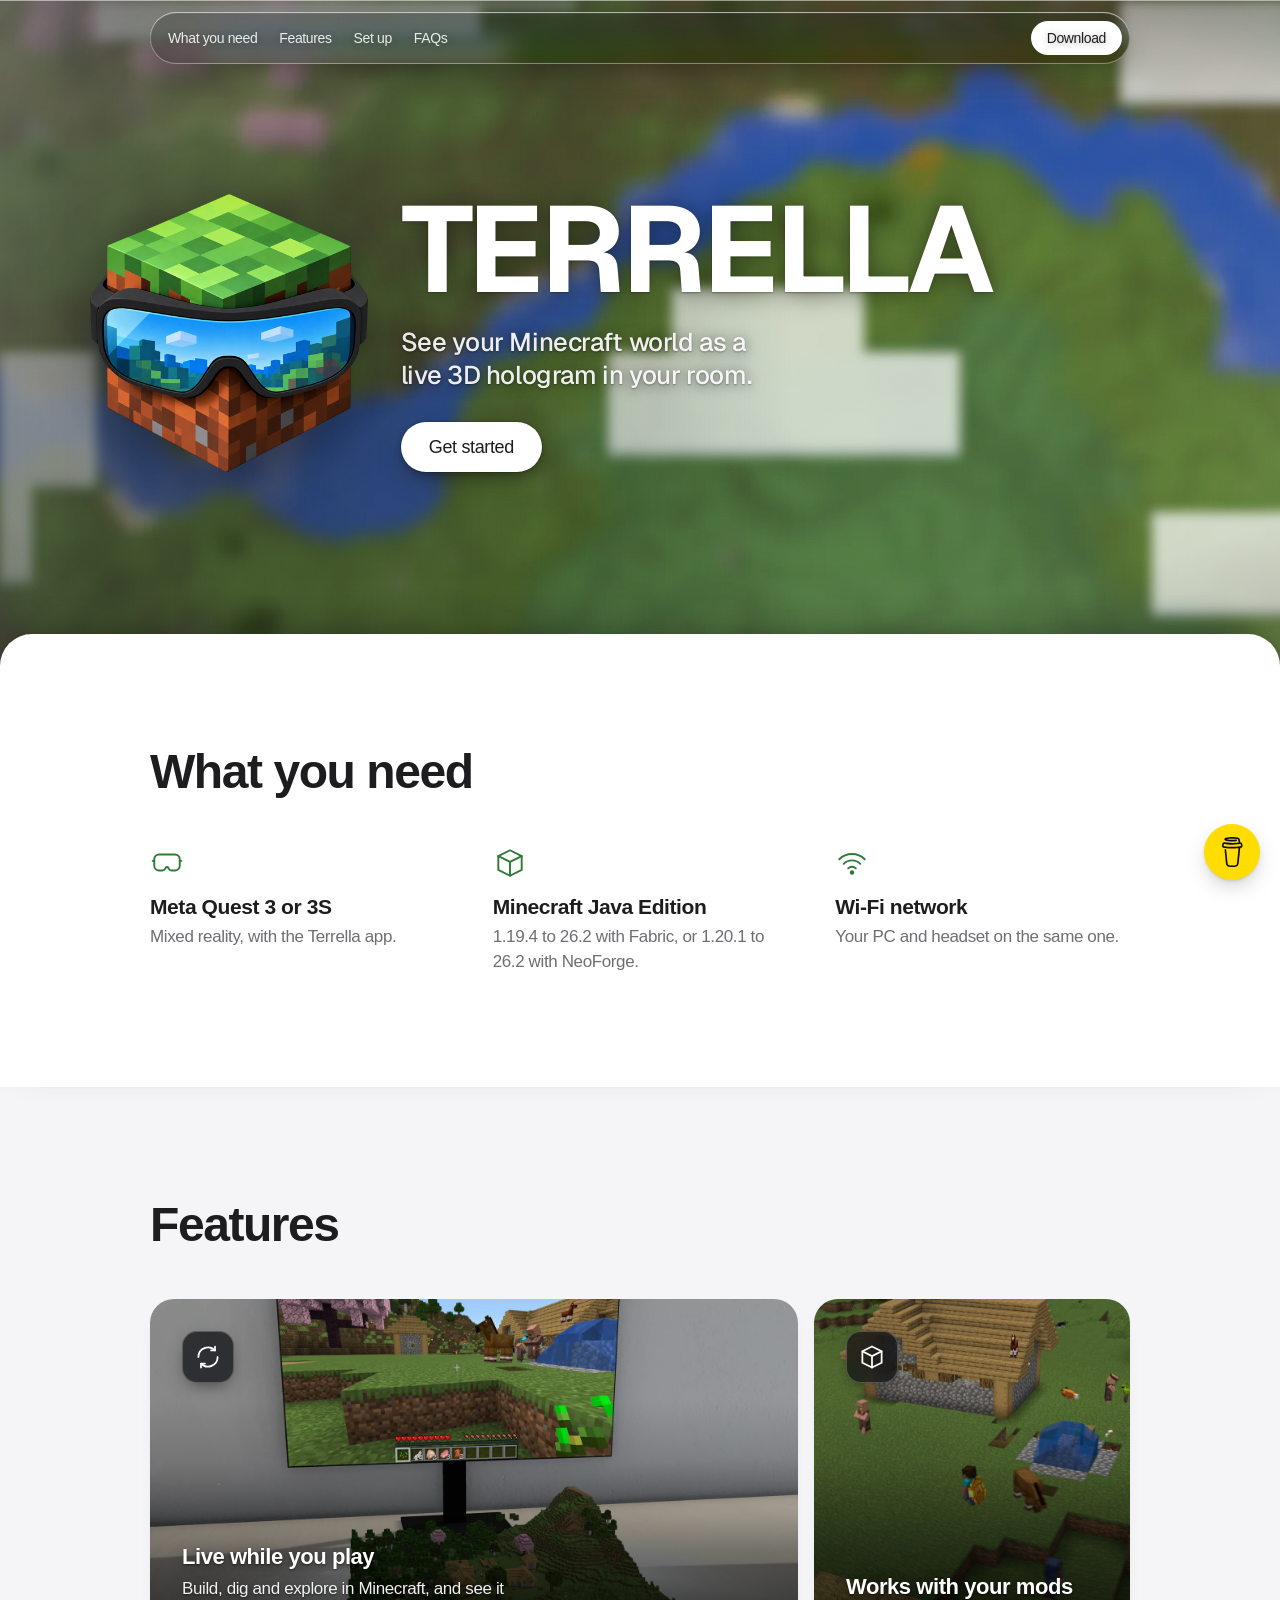
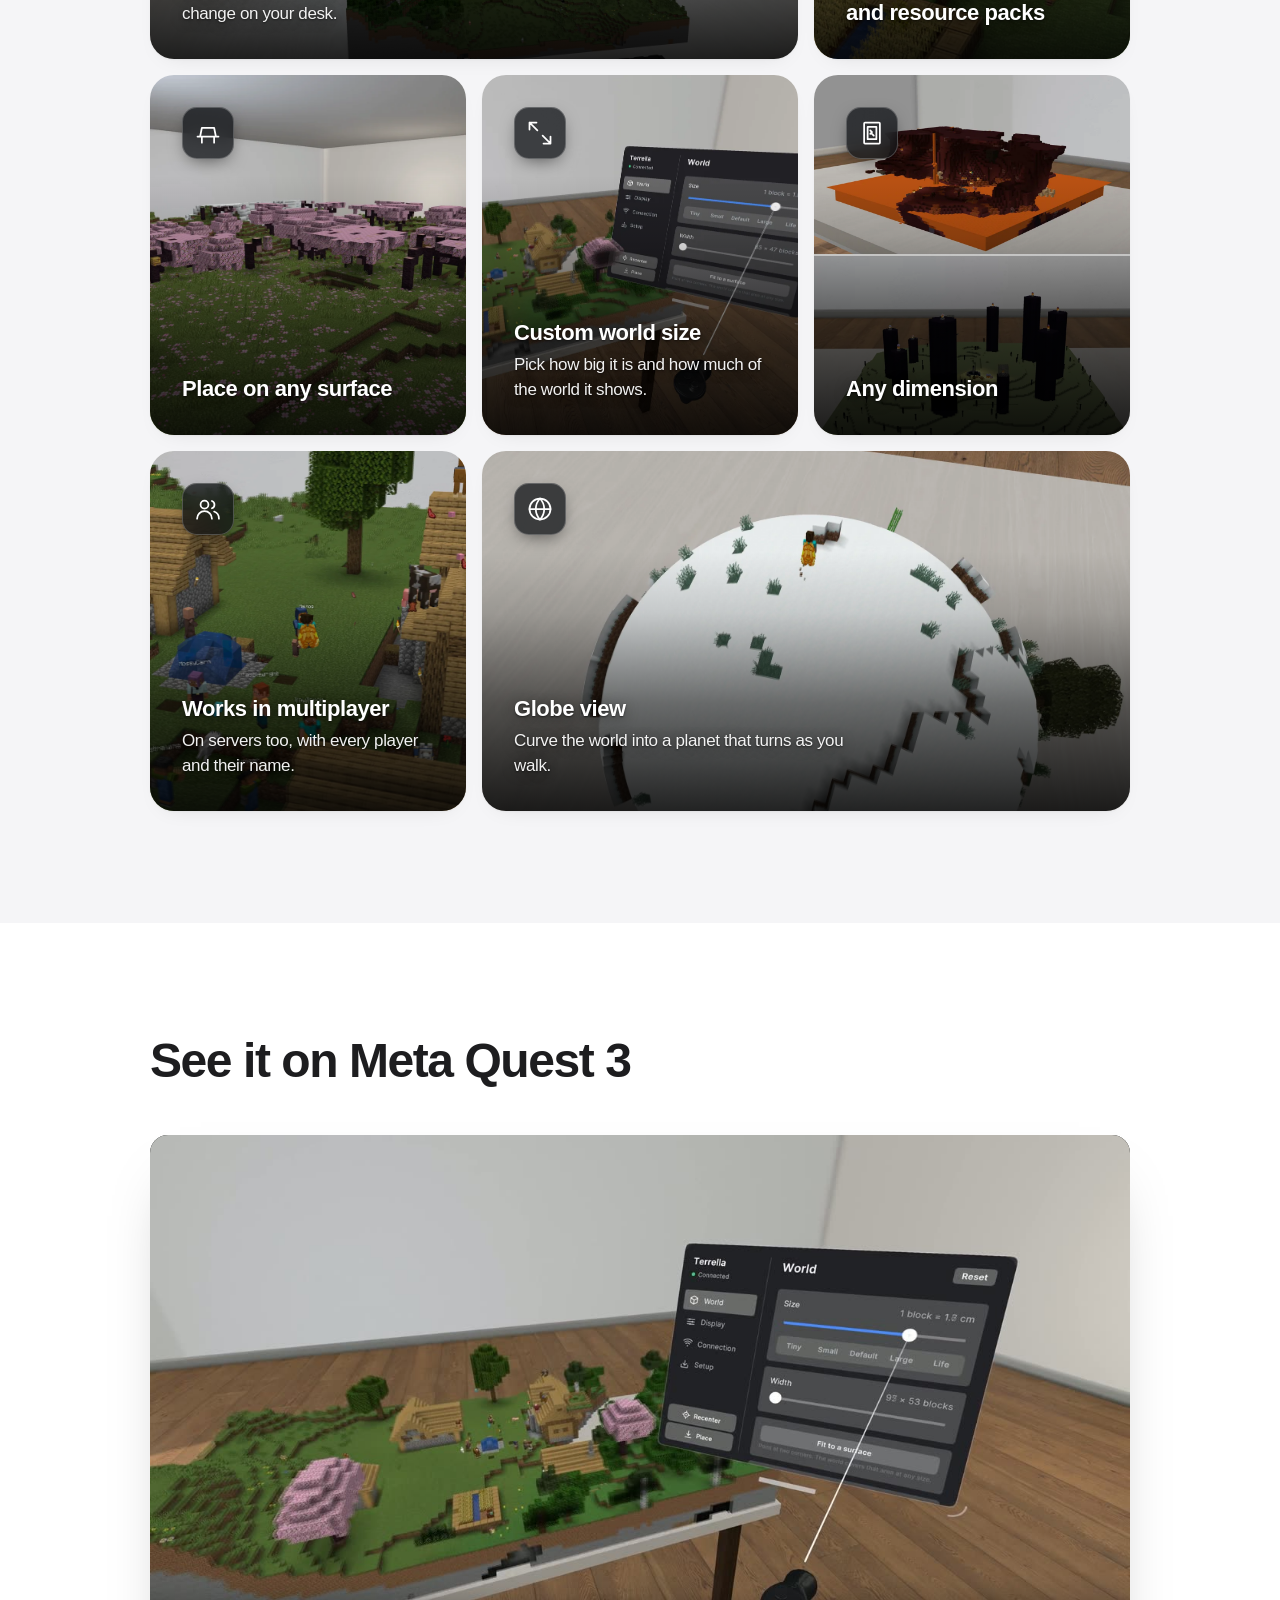
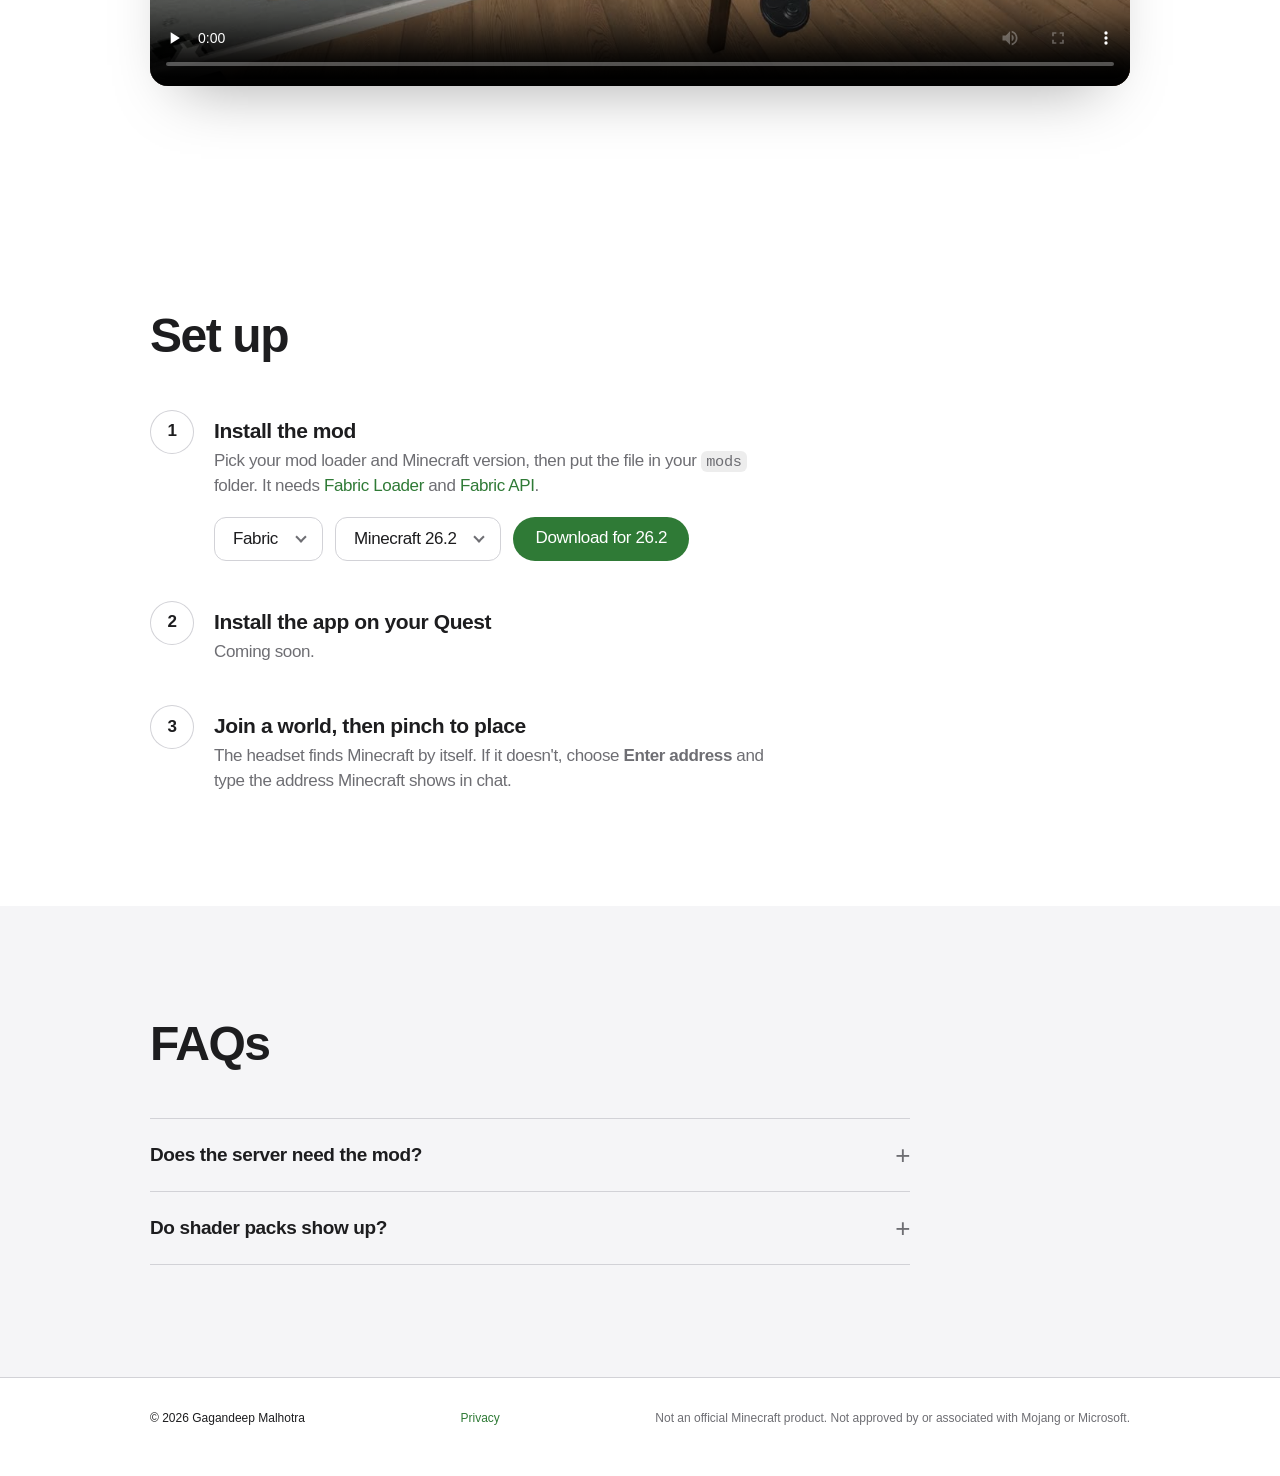
<file: index.html>
<!doctype html>
<html lang="en">
<head>
  <meta charset="utf-8">
  <meta name="viewport" content="width=device-width, initial-scale=1">
  <title>Terrella</title>
  <meta name="description" content="See your Minecraft world as a live 3D hologram in your room, on Meta Quest 3 and 3S. Free.">
  <meta name="color-scheme" content="light dark">
  <meta property="og:title" content="Terrella">
  <meta property="og:description" content="See your Minecraft world as a live 3D hologram in your room, on Meta Quest 3 and 3S.">
  <meta property="og:image" content="assets/world-2400.webp?v=37">
  <link rel="icon" href="assets/favicon.png?v=3" type="image/png">
  <link rel="apple-touch-icon" href="assets/apple-touch-icon.png?v=3">
  <link rel="preconnect" href="https://fonts.googleapis.com">
  <link rel="preconnect" href="https://fonts.gstatic.com" crossorigin>
  <link rel="stylesheet" href="https://fonts.googleapis.com/css2?family=Geist:wght@500;600;700&display=swap">
  <link rel="stylesheet" href="styles.css?v=57">
</head>
<body>
  <header class="nav brand-in-hero no-anim" id="nav">
    <nav class="nav-bar glass" data-lg aria-label="Main">
      <a class="brand" href="#top" aria-label="Terrella, back to top">
        <img src="assets/logo.png?v=3" alt="" width="28" height="28">Terrella
      </a>
      <div class="nav-links">
        <a href="#need-title">What you need</a>
        <a href="#features">Features</a>
        <a href="#setup">Set up</a>
        <a href="#faq-title">FAQs</a>
      </div>
      <div class="nav-end">
        <a class="nav-cta" href="#setup">Download</a>
        <button class="nav-menu" type="button" aria-label="Menu" aria-expanded="false" aria-controls="nav-sheet">
          <span></span><span></span>
        </button>
      </div>
    </nav>
    <div class="nav-sheet glass" id="nav-sheet">
      <a href="#need-title">What you need</a>
      <a href="#features">Features</a>
      <a href="#setup">Set up</a>
      <a href="#faq-title">FAQs</a>
      <a class="sheet-cta" href="#setup">Download</a>
    </div>
  </header>

  <main id="top">
    <section class="stage" aria-labelledby="stage-title">
      <div class="stage-scene-wrap" aria-hidden="true">
      <div class="stage-scene">
        <img class="stage-world" src="assets/world.webp?v=37" width="3840" height="1280" alt=""
             srcset="assets/world-2400.webp?v=37 2400w, assets/world.webp?v=37 3840w"
             sizes="(max-width: 800px) 1700px, 2400px" fetchpriority="high" decoding="async">
        <div class="stage-clouds"></div>
      </div>
      </div>
      <div class="stage-glass" aria-hidden="true"></div>
      <div class="stage-copy">
        <div class="stage-head">
          <img class="stage-logo" src="assets/logo-hero.png?v=3" alt="" width="480" height="480">
          <div class="stage-text">
            <h1 id="stage-title" class="stage-title"><img class="title-logo" src="assets/logo-hero.png?v=3" alt="" width="480" height="480">Terrella</h1>
            <p class="stage-line">See your Minecraft world as a live 3D hologram in your room.</p>
            <p class="stage-actions">
              <a class="button" href="#setup">Get started</a>
            </p>
          </div>
        </div>
      </div>
    </section>

    <section class="band plain" aria-labelledby="need-title">
      <div class="wrap">
        <h2 id="need-title">What you need</h2>
        <ul class="grid three">
          <li>
            <svg class="need-icon" viewBox="0 0 32 32" fill="none" stroke="currentColor" stroke-width="1.8" stroke-linecap="round" stroke-linejoin="round" aria-hidden="true"><path d="M4 12.5c0-2.5 2-4.5 4.5-4.5h15c2.5 0 4.5 2 4.5 4.5v6c0 2.5-2 4.5-4.5 4.5h-3.2a3 3 0 0 1-2.7-1.7l-.4-.8a1.4 1.4 0 0 0-2.4 0l-.4.8a3 3 0 0 1-2.7 1.7H8.5C6 23 4 21 4 18.5z"/><path d="M4 14H2.5M28 14h1.5"/></svg>
            <h3>Meta Quest 3 or 3S</h3>
            <p>Mixed reality, with the Terrella app.</p>
          </li>
          <li>
            <svg class="need-icon" viewBox="0 0 32 32" fill="none" stroke="currentColor" stroke-width="1.8" stroke-linecap="round" stroke-linejoin="round" aria-hidden="true"><path d="M16 4 27 9.5v13L16 28 5 22.5v-13z"/><path d="M5 9.5 16 15l11-5.5M16 15v13"/></svg>
            <h3>Minecraft Java Edition</h3>
            <p>1.19.4 to 26.2 with Fabric, or 1.20.1 to 26.2 with NeoForge.</p>
          </li>
          <li>
            <svg class="need-icon" viewBox="0 0 32 32" fill="none" stroke="currentColor" stroke-width="1.8" stroke-linecap="round" stroke-linejoin="round" aria-hidden="true"><path d="M4 12.5a17 17 0 0 1 24 0M8.2 16.8a11 11 0 0 1 15.6 0M12.4 21a5 5 0 0 1 7.2 0"/><circle cx="16" cy="25" r="1.2" fill="currentColor"/></svg>
            <h3>Wi&#8209;Fi network</h3>
            <p>Your PC and headset on the same one.</p>
          </li>
        </ul>
      </div>
    </section>

    <section class="band" id="features" aria-labelledby="features-title">
      <div class="wrap">
        <h2 id="features-title">Features</h2>
        <ul class="bento">
          <li class="card card-photo card-wide">
            <img src="assets/feature-live.webp?v=3" alt="A Minecraft village on the desk in front of the monitor showing the same game" width="1600" height="900" loading="lazy" decoding="async">
            <div class="card-copy">
              <span class="card-icon"><svg viewBox="0 0 32 32" fill="none" stroke="currentColor" stroke-width="2" stroke-linecap="round" stroke-linejoin="round" aria-hidden="true"><path d="M5 16a11 11 0 0 1 19-7.5M27 16a11 11 0 0 1-19 7.5"/><path d="M24 4v4.5h-4.5M8 28v-4.5h4.5"/></svg></span>
              <h3>Live while you play</h3>
              <p>Build, dig and explore in Minecraft, and see it change on your desk.</p>
            </div>
          </li>
          <li class="card card-photo">
            <img src="assets/feature-mods.webp?v=3" alt="A close look at a village with its villagers, as Minecraft draws it" width="1600" height="900" loading="lazy" decoding="async">
            <div class="card-copy">
              <span class="card-icon"><svg viewBox="0 0 32 32" fill="none" stroke="currentColor" stroke-width="2" stroke-linecap="round" stroke-linejoin="round" aria-hidden="true"><path d="M16 4 27 9.5v13L16 28 5 22.5v-13z"/><path d="M5 9.5 16 15l11-5.5M16 15v13"/></svg></span>
              <h3>Works with your mods and resource packs</h3>
            </div>
          </li>
          <li class="card card-photo">
            <img src="assets/feature-surface.webp?v=3" alt="A cherry grove spread across the floor of a room" width="1600" height="900" loading="lazy" decoding="async">
            <div class="card-copy">
              <span class="card-icon"><svg viewBox="0 0 32 32" fill="none" stroke="currentColor" stroke-width="2" stroke-linecap="round" stroke-linejoin="round" aria-hidden="true"><path d="M4 20h24M7 20l2-10h14l2 10M9 20v7M23 20v7"/></svg></span>
              <h3>Place on any surface</h3>
            </div>
          </li>
          <li class="card card-photo">
            <img class="focus-right" src="assets/feature-size.webp?v=3" alt="The size slider on the Terrella panel beside a world on a table" width="1600" height="900" loading="lazy" decoding="async">
            <div class="card-copy">
              <span class="card-icon"><svg viewBox="0 0 32 32" fill="none" stroke="currentColor" stroke-width="2" stroke-linecap="round" stroke-linejoin="round" aria-hidden="true"><path d="M4 12V4h8M28 20v8h-8M4 4l9 9M28 28l-9-9"/></svg></span>
              <h3>Custom world size</h3>
              <p>Pick how big it is and how much of the world it shows.</p>
            </div>
          </li>
          <li class="card card-photo">
            <img src="assets/feature-dimensions.webp?v=2" alt="The Nether and the End, each on a table" width="1200" height="1206" loading="lazy" decoding="async">
            <div class="card-copy">
              <span class="card-icon"><svg viewBox="0 0 32 32" fill="none" stroke="currentColor" stroke-width="2" stroke-linecap="round" stroke-linejoin="round" aria-hidden="true"><rect x="7" y="4" width="18" height="24" rx="1"/><path d="M11 9h10v14H11z"/><path d="M14 13l2 2-2 2M18 19l-2-2"/></svg></span>
              <h3>Any dimension</h3>
            </div>
          </li>
          <li class="card card-photo">
            <img src="assets/feature-multiplayer.webp?v=3" alt="Several players with name tags in a village" width="1600" height="900" loading="lazy" decoding="async">
            <div class="card-copy">
              <span class="card-icon"><svg viewBox="0 0 32 32" fill="none" stroke="currentColor" stroke-width="2" stroke-linecap="round" stroke-linejoin="round" aria-hidden="true"><circle cx="12" cy="11" r="4.5"/><path d="M3.5 27c0-4.7 3.8-8.5 8.5-8.5s8.5 3.8 8.5 8.5"/><path d="M20.5 6.8a4.5 4.5 0 0 1 0 8.4M23 18.9c3.2 1.2 5.5 4.3 5.5 8.1"/></svg></span>
              <h3>Works in multiplayer</h3>
              <p>On servers too, with every player and their name.</p>
            </div>
          </li>
          <li class="card card-photo card-wide card-end">
            <img src="assets/feature-globe.webp?v=6" alt="A snowy world curved into a small planet on a table, a player running across it" width="1600" height="900" loading="lazy" decoding="async">
            <div class="card-copy">
              <span class="card-icon"><svg viewBox="0 0 32 32" fill="none" stroke="currentColor" stroke-width="2" stroke-linecap="round" stroke-linejoin="round" aria-hidden="true"><circle cx="16" cy="16" r="12"/><path d="M4 16h24M16 4c3.2 3.4 4.8 7.4 4.8 12S19.2 24.6 16 28c-3.2-3.4-4.8-7.4-4.8-12S12.8 7.4 16 4z"/></svg></span>
              <h3>Globe view</h3>
              <p>Curve the world into a planet that turns as you walk.</p>
            </div>
          </li>
        </ul>
      </div>
    </section>

    <section class="band plain demo" id="demo" aria-labelledby="demo-title" hidden>
      <div class="wrap">
        <h2 id="demo-title">See it on Meta Quest&nbsp;3</h2>
        <div class="demo-frame">
          <video controls playsinline preload="none" data-poster="assets/demo-poster.jpg?v=2" data-src="assets/demo.mp4?v=4"></video>
        </div>
      </div>
    </section>

    <section id="setup" class="band plain" aria-labelledby="setup-title">
      <div class="wrap">
      <h2 id="setup-title">Set up</h2>
      <ol class="steps">
        <li class="step">
          <span class="step-n" aria-hidden="true">1</span>
          <div class="step-body">
            <h3>Install the mod</h3>
            <p>Pick your mod loader and Minecraft version, then put the file in your <code>mods</code> folder.
               <span id="needs-fabric">It needs <a href="https://fabricmc.net/use/installer/">Fabric Loader</a> and
               <a href="https://modrinth.com/mod/fabric-api">Fabric API</a>.</span>
               <span id="needs-neoforge" hidden>It needs <a href="https://neoforged.net/">NeoForge</a>.</span></p>
            <div class="picker">
              <label class="select">
                <span class="visually-hidden">Mod loader</span>
                <select id="mc-loader">
                  <option value="fabric">Fabric</option>
                  <option value="neoforge">NeoForge</option>
                </select>
              </label>
              <label class="select">
                <span class="visually-hidden">Minecraft version</span>
                <select id="mc-version"></select>
              </label>
              <a id="mod-download" class="button" href="downloads/terrella-mod-mc26.2.jar" download>Download</a>
            </div>
          </div>
        </li>
        <li class="step">
          <span class="step-n" aria-hidden="true">2</span>
          <div class="step-body">
            <h3>Install the app on your Quest</h3>
            <p id="app-note">Coming soon.</p>
            <a id="app-link" class="button button-quiet" hidden>Get the app</a>
          </div>
        </li>
        <li class="step">
          <span class="step-n" aria-hidden="true">3</span>
          <div class="step-body">
            <h3>Join a world, then pinch to place</h3>
            <p>The headset finds Minecraft by itself. If it doesn't, choose <b>Enter address</b>
               and type the address Minecraft shows in chat.</p>
          </div>
        </li>
      </ol>
      </div>
    </section>

    <section class="band" aria-labelledby="faq-title">
      <div class="wrap">
      <h2 id="faq-title">FAQs</h2>
      <div class="faq">
        <details>
          <summary>Does the server need the mod?</summary>
          <p>No. It runs only in your game, so it works on any server and in single player.</p>
        </details>
        <details>
          <summary>Do shader packs show up?</summary>
          <p>No. Resource packs do; shader packs change only the picture on your screen, which the headset never sees.</p>
        </details>
      </div>
      </div>
    </section>
  </main>

  <footer class="footer">
    <div class="wrap footer-row">
      <p class="credit">&copy; 2026 Gagandeep Malhotra</p>
      <p><a href="privacy.html">Privacy</a></p>
      <p>Not an official Minecraft product. Not approved by or associated with Mojang or Microsoft.</p>
    </div>
  </footer>

  <a class="coffee" href="https://buymeacoffee.com/gagandeepmalhotra" target="_blank" rel="noopener"
     aria-label="Buy me a coffee">
    <img src="assets/bmc-logo.svg" alt="" width="21" height="30">
    <span class="coffee-label">Buy me a coffee</span>
  </a>

  <script src="main.js?v=53" type="module"></script>
</body>
</html>
</file>
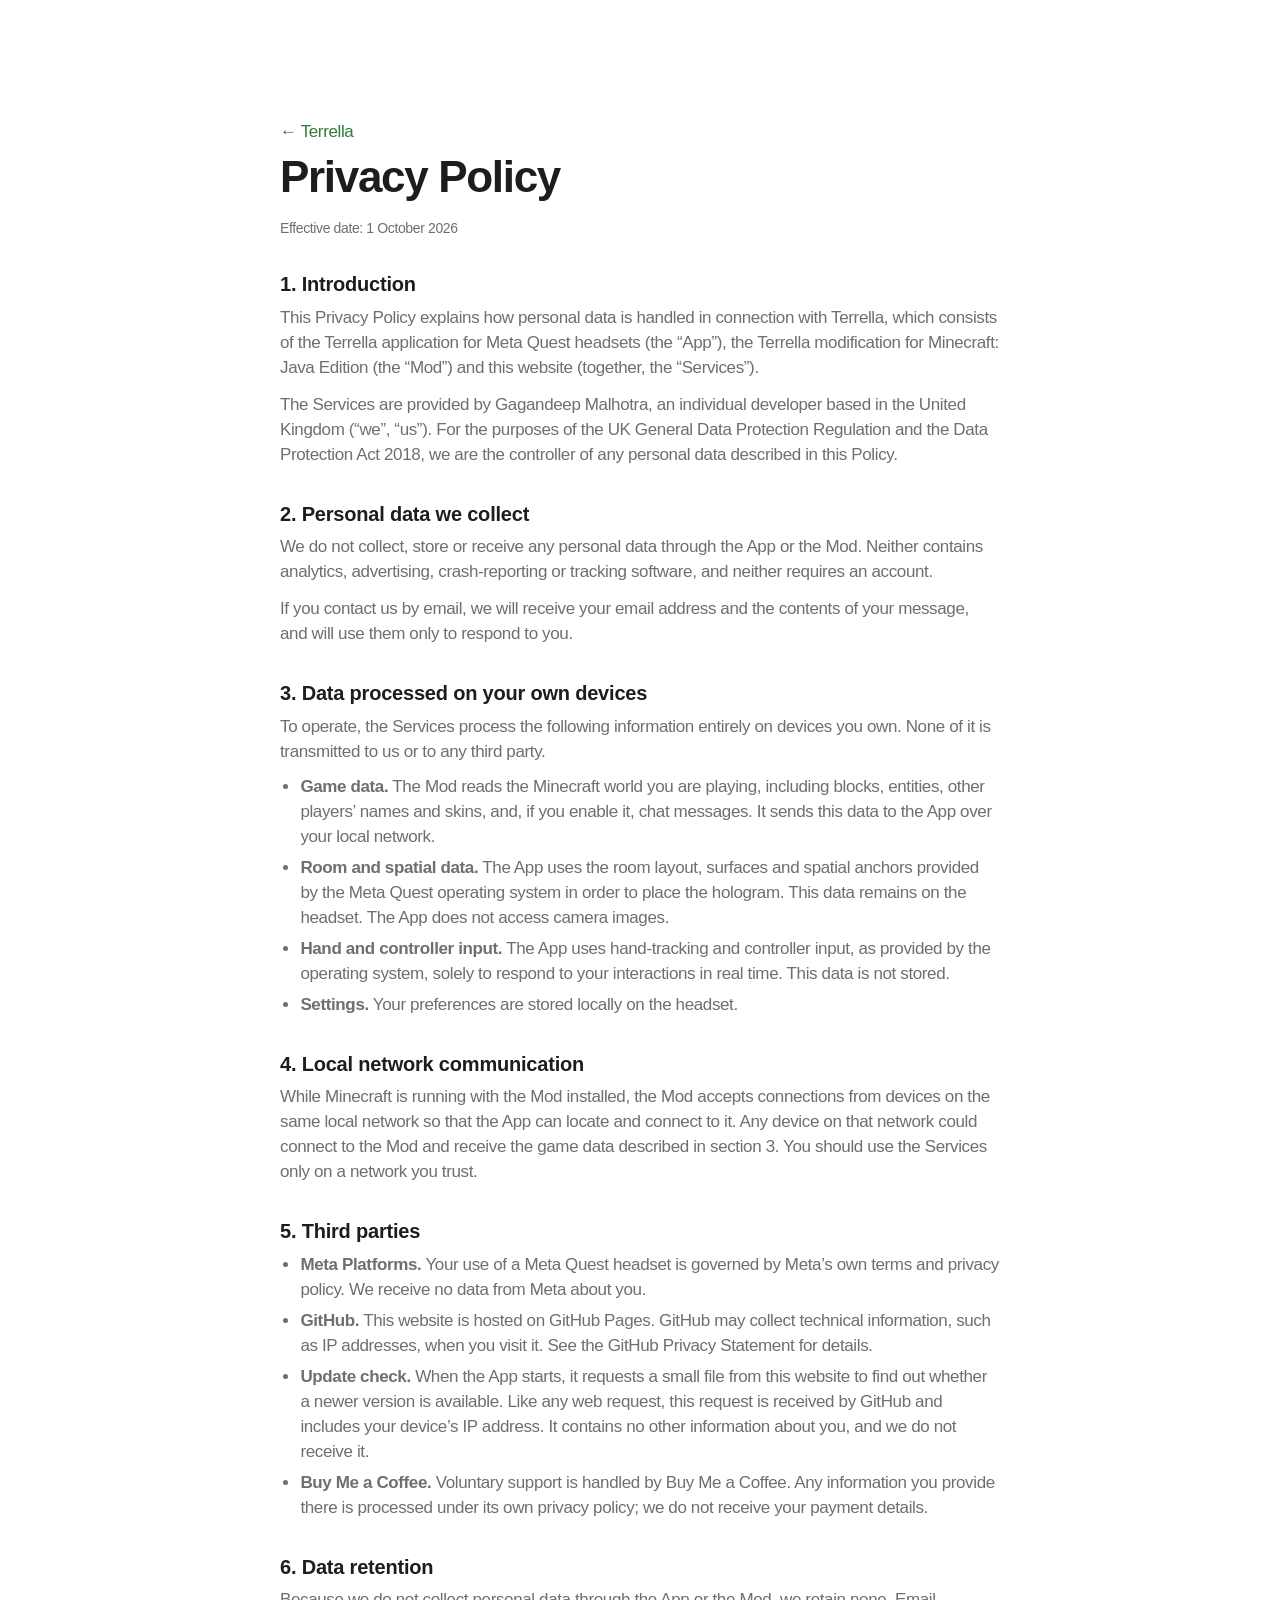
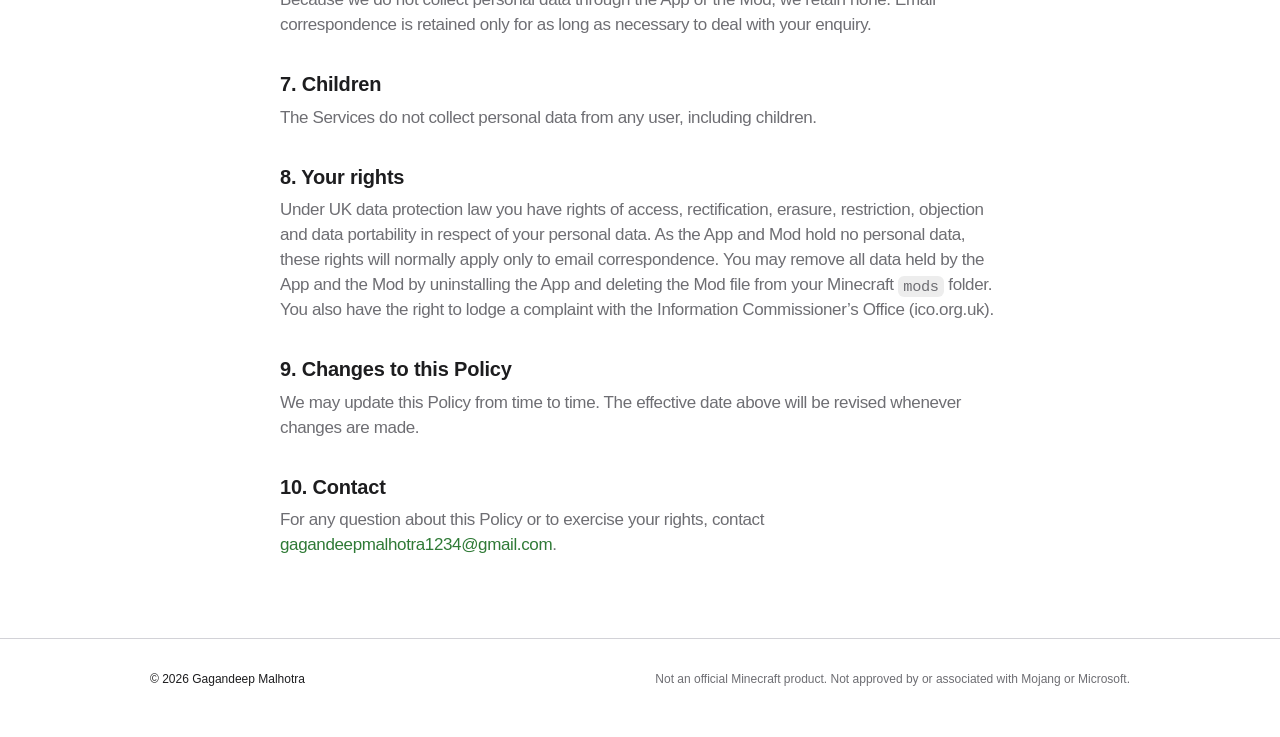
<file: privacy.html>
<!doctype html>
<html lang="en">
<head>
  <meta charset="utf-8">
  <meta name="viewport" content="width=device-width, initial-scale=1">
  <title>Privacy Policy · Terrella</title>
  <meta name="color-scheme" content="light dark">
  <link rel="icon" href="assets/favicon.png?v=3" type="image/png">
  <link rel="stylesheet" href="styles.css?v=31">
  <style>
    .doc { padding-block: clamp(48px, 10vw, 120px) 80px; max-width: 720px; }
    .doc h1 { font-size: clamp(32px, 5vw, 44px); letter-spacing: -0.03em; margin-bottom: 8px; }
    .doc h2 { font-size: 20px; margin: 36px 0 10px; letter-spacing: -0.01em; }
    .doc p, .doc li { color: var(--text-2); overflow-wrap: anywhere; }
    .doc p + p { margin-top: 12px; }
    .doc ul { list-style: disc; padding-left: 1.2em; display: grid; gap: 6px; margin-top: 10px; }
    .doc .updated { font-size: 14px; }
  </style>
</head>
<body>
  <main class="wrap doc">
    <p><a href="./">&larr; Terrella</a></p>
    <h1>Privacy Policy</h1>
    <p class="updated">Effective date: 1 October 2026</p>

    <h2>1. Introduction</h2>
    <p>This Privacy Policy explains how personal data is handled in connection with Terrella, which consists of the Terrella application for Meta Quest headsets (the &ldquo;App&rdquo;), the Terrella modification for Minecraft: Java Edition (the &ldquo;Mod&rdquo;) and this website (together, the &ldquo;Services&rdquo;).</p>
    <p>The Services are provided by Gagandeep Malhotra, an individual developer based in the United Kingdom (&ldquo;we&rdquo;, &ldquo;us&rdquo;). For the purposes of the UK General Data Protection Regulation and the Data Protection Act 2018, we are the controller of any personal data described in this Policy.</p>

    <h2>2. Personal data we collect</h2>
    <p>We do not collect, store or receive any personal data through the App or the Mod. Neither contains analytics, advertising, crash-reporting or tracking software, and neither requires an account.</p>
    <p>If you contact us by email, we will receive your email address and the contents of your message, and will use them only to respond to you.</p>

    <h2>3. Data processed on your own devices</h2>
    <p>To operate, the Services process the following information entirely on devices you own. None of it is transmitted to us or to any third party.</p>
    <ul>
      <li><b>Game data.</b> The Mod reads the Minecraft world you are playing, including blocks, entities, other players&rsquo; names and skins, and, if you enable it, chat messages. It sends this data to the App over your local network.</li>
      <li><b>Room and spatial data.</b> The App uses the room layout, surfaces and spatial anchors provided by the Meta Quest operating system in order to place the hologram. This data remains on the headset. The App does not access camera images.</li>
      <li><b>Hand and controller input.</b> The App uses hand-tracking and controller input, as provided by the operating system, solely to respond to your interactions in real time. This data is not stored.</li>
      <li><b>Settings.</b> Your preferences are stored locally on the headset.</li>
    </ul>

    <h2>4. Local network communication</h2>
    <p>While Minecraft is running with the Mod installed, the Mod accepts connections from devices on the same local network so that the App can locate and connect to it. Any device on that network could connect to the Mod and receive the game data described in section 3. You should use the Services only on a network you trust.</p>

    <h2>5. Third parties</h2>
    <ul>
      <li><b>Meta Platforms.</b> Your use of a Meta Quest headset is governed by Meta&rsquo;s own terms and privacy policy. We receive no data from Meta about you.</li>
      <li><b>GitHub.</b> This website is hosted on GitHub Pages. GitHub may collect technical information, such as IP addresses, when you visit it. See the GitHub Privacy Statement for details.</li>
      <li><b>Update check.</b> When the App starts, it requests a small file from this website to find out whether a newer version is available. Like any web request, this request is received by GitHub and includes your device&rsquo;s IP address. It contains no other information about you, and we do not receive it.</li>
      <li><b>Buy Me a Coffee.</b> Voluntary support is handled by Buy Me a Coffee. Any information you provide there is processed under its own privacy policy; we do not receive your payment details.</li>
    </ul>

    <h2>6. Data retention</h2>
    <p>Because we do not collect personal data through the App or the Mod, we retain none. Email correspondence is retained only for as long as necessary to deal with your enquiry.</p>

    <h2>7. Children</h2>
    <p>The Services do not collect personal data from any user, including children.</p>

    <h2>8. Your rights</h2>
    <p>Under UK data protection law you have rights of access, rectification, erasure, restriction, objection and data portability in respect of your personal data. As the App and Mod hold no personal data, these rights will normally apply only to email correspondence. You may remove all data held by the App and the Mod by uninstalling the App and deleting the Mod file from your Minecraft <code>mods</code> folder. You also have the right to lodge a complaint with the Information Commissioner&rsquo;s Office (ico.org.uk).</p>

    <h2>9. Changes to this Policy</h2>
    <p>We may update this Policy from time to time. The effective date above will be revised whenever changes are made.</p>

    <h2>10. Contact</h2>
    <p>For any question about this Policy or to exercise your rights, contact <a href="mailto:gagandeepmalhotra1234@gmail.com">gagandeepmalhotra1234@gmail.com</a>.</p>
  </main>
  <footer class="footer">
    <div class="wrap footer-row">
      <p class="credit">&copy; 2026 Gagandeep Malhotra</p>
      <p>Not an official Minecraft product. Not approved by or associated with Mojang or Microsoft.</p>
    </div>
  </footer>
</body>
</html>
</file>
<file: styles.css>
/* Terrella - one page. Apple's system type and spacing, Airbnb's soft corners. */

:root {
  --bg: #ffffff;
  --bg-alt: #f5f5f7;
  --text: #1d1d1f;
  --text-2: #6e6e73;
  --line: #d2d2d7;
  --accent: #2f7a36;          /* the grass on the block */
  --accent-hover: #256a2c;
  --on-accent: #ffffff;
  --shadow: 0 30px 60px -30px rgba(0, 0, 0, 0.35);
  --radius: 18px;
  --glass-tint: rgba(255, 255, 255, 0.52);
  --glass-blur: 16px;
  --glass-rim-hi: rgba(255, 255, 255, 0.95);
  --glass-rim-lo: rgba(255, 255, 255, 0.5);
  --glass-rim-back: rgba(255, 255, 255, 0.55);
  --glass-inner: rgba(0, 0, 0, 0.06);
  --glass-shadow: 0 10px 30px -8px rgba(0, 0, 0, 0.18), 0 2px 6px rgba(0, 0, 0, 0.06);
  --font: -apple-system, BlinkMacSystemFont, "SF Pro Text", "SF Pro Display", "Segoe UI Variable Text",
          "Segoe UI", Roboto, "Helvetica Neue", Arial, sans-serif;
  --mono: ui-monospace, "SF Mono", "Cascadia Mono", Consolas, monospace;
}

@media (prefers-color-scheme: dark) {
  :root:not([data-theme="light"]) {
    --bg: #0e0f12;             /* the splash screen's ground */
    --bg-alt: #17181c;
    --text: #f5f5f7;
    --text-2: #a1a1a6;
    --line: #2e2f35;
    --accent: #6cc05f;
    --accent-hover: #81cf74;
    --on-accent: #0b1a0b;
    --shadow: 0 30px 60px -30px rgba(0, 0, 0, 0.9);
    --glass-tint: rgba(58, 60, 68, 0.52);
    --glass-blur: 16px;
    --glass-rim-hi: rgba(255, 255, 255, 0.32);
    --glass-rim-lo: rgba(255, 255, 255, 0.1);
    --glass-rim-back: rgba(255, 255, 255, 0.12);
    --glass-inner: rgba(0, 0, 0, 0.35);
    --glass-shadow: 0 10px 30px -8px rgba(0, 0, 0, 0.6);
  }
}

:root[data-theme="dark"] {
  --bg: #0e0f12;
  --bg-alt: #17181c;
  --text: #f5f5f7;
  --text-2: #a1a1a6;
  --line: #2e2f35;
  --accent: #6cc05f;
  --accent-hover: #81cf74;
  --on-accent: #0b1a0b;
  --shadow: 0 30px 60px -30px rgba(0, 0, 0, 0.9);
  --glass-tint: rgba(58, 60, 68, 0.52);
  --glass-blur: 16px;
  --glass-rim-hi: rgba(255, 255, 255, 0.32);
  --glass-rim-lo: rgba(255, 255, 255, 0.1);
  --glass-rim-back: rgba(255, 255, 255, 0.12);
  --glass-inner: rgba(0, 0, 0, 0.35);
  --glass-shadow: 0 10px 30px -8px rgba(0, 0, 0, 0.6);
}

*, *::before, *::after { box-sizing: border-box; }
[hidden] { display: none !important; }

html { scroll-behavior: smooth; scroll-padding-top: 84px; }
@media (prefers-reduced-motion: reduce) { html { scroll-behavior: auto; } }

body {
  margin: 0;
  background: var(--bg);
  color: var(--text);
  font: 17px/1.47 var(--font);
  letter-spacing: -0.022em;
  -webkit-font-smoothing: antialiased;
}

img { display: block; max-width: 100%; height: auto; }
a { color: var(--accent); text-decoration: none; }
a:hover { text-decoration: underline; }
:focus-visible { outline: 3px solid var(--accent); outline-offset: 3px; border-radius: 6px; }
code { font: 0.9em var(--mono); background: color-mix(in srgb, var(--text) 8%, transparent); padding: 0.1em 0.35em; border-radius: 6px; }
ul, ol { list-style: none; margin: 0; padding: 0; }
h1, h2, h3 { margin: 0; text-wrap: balance; }
p { margin: 0; }

.wrap { width: min(980px, 100% - 32px); margin-inline: auto; }
.section { padding-block: clamp(64px, 10vw, 112px); }
.band { background: var(--bg-alt); padding-block: clamp(64px, 10vw, 112px); }
.band.plain { background: var(--bg); }
/* The page rises over the hero like a sheet: rounded top, a soft edge of shadow. */
.stage + .band {
  position: relative; z-index: 1;
  margin-top: -32px;
  border-radius: 32px 32px 0 0;
  box-shadow: 0 -12px 40px -18px rgba(0, 0, 0, 0.45);
}

.visually-hidden {
  position: absolute; width: 1px; height: 1px; overflow: hidden;
  clip: rect(0 0 0 0); white-space: nowrap;
}

/* Liquid Glass - the controls layer only.
   Apple's rule: glass is for what floats above content (navigation, controls), never for the
   content itself, and never glass on glass. A light blur that keeps what is behind readable, a
   bright rim where light catches the edge, a sheen across the top, and a tint that follows what
   is underneath. Chromium browsers also bend the picture at the edges (main.js builds the
   refraction map); everywhere else the same glass simply does not refract. */
.glass {
  position: relative; isolation: isolate;
  background: var(--glass-tint);
  -webkit-backdrop-filter: blur(var(--glass-blur)) saturate(180%) brightness(1.06);
  backdrop-filter: blur(var(--glass-blur)) saturate(180%) brightness(1.06);
  box-shadow:
    var(--glass-shadow),
    inset 0 1px 1px 0 var(--glass-rim-hi),          /* light from above catches the top edge */
    inset 0 -1px 1px 0 var(--glass-rim-back),       /* and returns faintly off the bottom */
    inset 0 0 0 1px var(--glass-rim-lo),            /* the thin body of the edge all round */
    inset 0 -10px 20px -14px var(--glass-inner);    /* a little depth low inside the glass */
}
/* Where the browser can refract (Chromium): the bend at the edge, then the same frost. */
.lg-refract .glass[data-lg] {
  -webkit-backdrop-filter: var(--lg-filter) blur(var(--glass-blur)) saturate(180%) brightness(1.06);
  backdrop-filter: var(--lg-filter) blur(var(--glass-blur)) saturate(180%) brightness(1.06);
}

/* The bar: a capsule floating over the page, not a strip glued to its top. */
.nav {
  position: fixed; top: 12px; left: 0; right: 0; z-index: 20;
  display: flex; justify-content: center; pointer-events: none;
}
.nav-bar {
  pointer-events: auto;
  width: min(980px, 100% - 24px); height: 52px; padding: 0 8px 0 18px;
  border-radius: 999px;
  display: grid; grid-template-columns: auto 1fr auto; align-items: center; gap: 0;
  color: var(--text);
  transition: height 0.35s cubic-bezier(0.22, 1, 0.36, 1), width 0.35s cubic-bezier(0.22, 1, 0.36, 1),
              color 0.3s ease, background-color 0.3s ease;
}
.nav.no-anim .nav-bar { transition: none; }
.nav.is-compact .nav-bar { height: 46px; width: min(760px, 100% - 24px); }
.brand {
  display: inline-flex; align-items: center; gap: 8px;
  color: inherit; font-weight: 600; font-size: 17px;
}
.brand:hover { text-decoration: none; }
.brand img { height: 28px; width: auto; }
.nav-links { display: flex; gap: 22px; justify-self: center; }
.brand { margin-right: 16px; }
.nav-links a { color: inherit; font-size: 14px; opacity: 0.88; transition: opacity 0.2s ease; }
.nav-links a:hover { opacity: 1; text-decoration: none; }
.nav-cta {
  display: inline-flex; align-items: center; height: 34px; padding: 0 16px; border-radius: 999px;
  background: var(--accent); color: var(--on-accent); font-size: 14px; font-weight: 500;
}
.nav-cta:hover { background: var(--accent-hover); text-decoration: none; }
/* Over the world the glass darkens a touch and the words go white, as iOS does over photos. */
.nav.over-hero .nav-bar {
  color: #ffffff;
  text-shadow: 0 1px 8px rgba(0, 0, 0, 0.35);
  --glass-tint: rgba(16, 20, 16, 0.26);
  --glass-blur: 14px;
  --glass-rim-hi: rgba(255, 255, 255, 0.6);
  --glass-rim-lo: rgba(255, 255, 255, 0.18);
  --glass-rim-back: rgba(255, 255, 255, 0.28);
  --glass-inner: rgba(0, 0, 0, 0.15);
  --glass-shadow: 0 10px 30px -8px rgba(0, 0, 0, 0.35);
}
.nav.over-hero .nav-cta { background: #ffffff; color: #1d1d1f; }


/* Buttons: Apple's pill. */
.button {
  display: inline-flex; align-items: center; justify-content: center;
  min-height: 44px; padding: 0 22px;
  border-radius: 980px;
  background: var(--accent); color: var(--on-accent);
  font-weight: 500; font-size: 17px;
  transition: background-color 0.2s ease, transform 0.2s ease;
}
.button:hover { background: var(--accent-hover); text-decoration: none; }
.button:active { transform: scale(0.97); }
.button-small { min-height: 30px; padding: 0 14px; font-size: 14px; }
.button-glass { color: inherit; font-weight: 500; }
.stage .button.button-glass {
  background: var(--glass-tint);
  color: #ffffff;
  --glass-tint: rgba(16, 20, 16, 0.26);
  --glass-blur: 14px;
  --glass-rim-hi: rgba(255, 255, 255, 0.6);
  --glass-rim-lo: rgba(255, 255, 255, 0.18);
  --glass-rim-back: rgba(255, 255, 255, 0.28);
  --glass-inner: rgba(0, 0, 0, 0.15);
  --glass-shadow: 0 10px 30px -8px rgba(0, 0, 0, 0.35);
}
.stage .button.button-glass:hover { background: rgba(16, 20, 16, 0.4); color: #ffffff; }
.button-quiet { background: transparent; color: var(--accent); box-shadow: inset 0 0 0 1px var(--accent); }
.button-quiet:hover { background: color-mix(in srgb, var(--accent) 10%, transparent); }

/* The stage: a bird's-eye view of a real world, edge to edge. One still image, moved only by
   transforms - it drifts sideways and breathes in and out - so the compositor does all of it
   and the page costs nothing to scroll. */
.stage {
  --stage-h: clamp(520px, 74svh, 780px);
  position: relative; overflow: hidden; isolation: isolate;
  height: var(--stage-h);
  display: grid; align-items: center;
  background: transparent; color: #ffffff; text-align: left;
}
.stage-scene {
  position: absolute; inset: 0; z-index: -1;
  animation: breathe 24s ease-in-out infinite alternate;
  will-change: transform;
}
.stage-world {
  --scene-w: max(100vw, calc(var(--stage-h) * 3));
  position: absolute; top: 0; left: 0;
  width: var(--scene-w); height: 100%; max-width: none;
  object-fit: cover;
  animation: drift 70s ease-in-out infinite alternate;
  will-change: transform;
}
@keyframes drift {
  from { transform: translate3d(0, 0, 0); }
  to   { transform: translate3d(calc(100vw - var(--scene-w)), 0, 0); }
}
@keyframes breathe {
  from { transform: scale(1.02); }
  to   { transform: scale(1.12); }
}
/* Clouds: Minecraft's own blocky slabs, passing between the camera and the world. Drawn by
   main.js into one seamless tile and slid sideways by the compositor - the page never repaints
   for them. */
.stage-clouds {
  position: absolute; top: 0; bottom: 0; left: 0;
  width: calc(100% + var(--cloud-tile, 2400px));
  background-repeat: repeat;
  background-size: var(--cloud-tile, 2400px) auto;
  image-rendering: pixelated;
  opacity: 0; transition: opacity 1.2s ease;
  animation: clouds 150s linear infinite;
  will-change: transform;
}
.stage-clouds.is-ready { opacity: 0.72; }
@keyframes clouds {
  from { transform: translate3d(calc(-1 * var(--cloud-tile, 2400px)), 0, 0); }
  to   { transform: translate3d(0, 0, 0); }
}
@media (prefers-reduced-motion: reduce) { .stage-clouds { animation: none; } }
.stage.is-away .stage-clouds { animation-play-state: paused; }

.stage::after {                  /* vignette: darker edges, and shade from the left behind the words */
  content: ""; position: absolute; inset: 0; z-index: -1; pointer-events: none;
  background:
    linear-gradient(to right, rgba(6, 12, 8, 0.50) 0%, rgba(6, 12, 8, 0.30) 32%, rgba(6, 12, 8, 0) 62%),
    radial-gradient(ellipse 120% 90% at 50% 45%, rgba(0,0,0,0) 55%, rgba(0,0,0,0.42) 100%),
    linear-gradient(to bottom, rgba(0,0,0,0.30), rgba(0,0,0,0) 18%);
}
.stage::before {                 /* fine grain, the way a photograph has it */
  content: ""; position: absolute; inset: 0; z-index: 0; pointer-events: none; opacity: 0.07;
  mix-blend-mode: overlay;
  background-image: url("data:image/svg+xml,%3Csvg xmlns='http://www.w3.org/2000/svg' width='160' height='160'%3E%3Cfilter id='n'%3E%3CfeTurbulence type='fractalNoise' baseFrequency='0.9' numOctaves='2' stitchTiles='stitch'/%3E%3C/filter%3E%3Crect width='100%25' height='100%25' filter='url(%23n)'/%3E%3C/svg%3E");
}
.stage-copy { position: relative; z-index: 1; }
.stage {
  --hero-x: clamp(20px, 7vw, 200px);
}
.stage-copy { width: min(1100px, 100% - var(--hero-x) - 16px); margin-left: var(--hero-x); margin-right: 0; }
.stage-title {
  font-family: "Geist", var(--font);
  font-size: clamp(52px, 9.5vw, 148px);
  line-height: 0.92; letter-spacing: -0.03em; font-weight: 700; text-transform: uppercase;
  text-shadow: 0 2px 24px rgba(0, 0, 0, 0.45), 0 1px 2px rgba(0, 0, 0, 0.25);
}
.stage-line {
  font-family: "Geist", var(--font);
  margin: clamp(14px, 1.6vw, 20px) 0 0; max-width: 30ch; text-wrap: balance;
  font-size: clamp(19px, 2vw, 26px); line-height: 1.3; letter-spacing: -0.015em; font-weight: 500;
  color: rgba(255, 255, 255, 0.92);
  text-shadow: 0 1px 14px rgba(0, 0, 0, 0.55), 0 1px 2px rgba(0, 0, 0, 0.3);
}
.stage-meta {
  margin-top: 16px; font-size: 14px; letter-spacing: 0;
  color: rgba(255, 255, 255, 0.78);
  text-shadow: 0 1px 10px rgba(0, 0, 0, 0.5);
}
.stage-actions {
  margin-top: clamp(22px, 2.8vw, 30px);
  display: flex; gap: 24px; justify-content: flex-start; align-items: center; flex-wrap: wrap;
}
.stage .button {
  background: #ffffff; color: #1d1d1f; min-height: 50px; padding: 0 28px; font-size: 18px;
  /* held off bright clouds: a hairline edge and a soft lift */
  box-shadow: 0 0 0 1px rgba(0, 0, 0, 0.14), 0 10px 28px -8px rgba(0, 0, 0, 0.55), 0 2px 6px rgba(0, 0, 0, 0.18);
}
.stage .button:hover { background: #f5f5f7; }
.more { color: #ffffff; font-size: 17px; }
.more::after { content: "›"; display: inline-block; margin-left: 6px; transition: transform 0.2s ease; }
.more:hover { text-decoration: none; }
.more:hover::after { transform: translateX(3px); }

/* The words settle in once as the page opens - plain CSS, so nothing flashes while a script
   loads. Nothing moves at all for anyone who asked for less motion. */
@media (prefers-reduced-motion: no-preference) {
  .stage-copy > * { animation: settle 1s cubic-bezier(0.22, 1, 0.36, 1) backwards; }
  .stage-line    { animation-delay: 0.1s; }
  .stage-actions { animation-delay: 0.2s; }
  .stage-meta    { animation-delay: 0.3s; }
}
@keyframes settle { from { opacity: 0; transform: translateY(14px); } }
@media (prefers-reduced-motion: reduce) {
  .stage-scene, .stage-world { animation: none; }
  .stage-world { transform: translate3d(calc((100vw - var(--scene-w)) / 2), 0, 0); }
}
/* Off screen, the hero stops moving altogether (main.js). */
.stage.is-away .stage-scene, .stage.is-away .stage-world { animation-play-state: paused; }

/* Section titles */
h2 {
  font-size: clamp(32px, 5vw, 48px);
  line-height: 1.08; letter-spacing: -0.03em; font-weight: 700;
  margin-bottom: clamp(32px, 5vw, 48px);
}
h3 { font-size: 21px; line-height: 1.2; letter-spacing: -0.02em; font-weight: 600; margin-bottom: 6px; }
.grid p, .step-body p, .faq p { color: var(--text-2); }

.grid { display: grid; gap: clamp(28px, 4vw, 48px); }
.grid.three { grid-template-columns: repeat(3, 1fr); }
.grid.two { grid-template-columns: repeat(2, 1fr); }
@media (max-width: 720px) {
  .grid.three, .grid.two { grid-template-columns: 1fr; }
}

/* Steps: a real sequence, so numbered. */
.steps { display: grid; gap: 40px; }
.step { display: grid; grid-template-columns: 44px 1fr; gap: 20px; align-items: start; }
.step-n {
  display: grid; place-items: center;
  width: 44px; height: 44px; border-radius: 50%;
  background: var(--bg); color: var(--text);
  box-shadow: inset 0 0 0 1px var(--line);
  font-weight: 600; font-variant-numeric: tabular-nums;
}
.step-body { padding-top: 8px; max-width: 60ch; }
.step-body .button, .picker { margin-top: 18px; }

.picker { display: flex; flex-wrap: wrap; gap: 12px; align-items: center; }
.picker .button { margin-top: 0; }
.select { position: relative; display: inline-flex; }
.select select {
  appearance: none; -webkit-appearance: none;
  min-height: 44px; padding: 0 44px 0 18px;
  border-radius: 12px; border: 1px solid var(--line);
  background: var(--bg); color: var(--text);
  font: 500 17px var(--font); letter-spacing: -0.022em;
  font-variant-numeric: tabular-nums; cursor: pointer;
}
.select::after {
  content: ""; position: absolute; right: 18px; top: 50%;
  width: 8px; height: 8px; margin-top: -6px;
  border-right: 2px solid var(--text-2); border-bottom: 2px solid var(--text-2);
  transform: rotate(45deg); pointer-events: none;
}

/* The picker's own list (main.js): the browser's list for a <select> cannot be given a height,
   and seventeen versions ran down the whole screen. About seven rows show; the rest scroll. */
.select.is-enhanced select {
  position: absolute; inset: 0; opacity: 0; pointer-events: none;
}
.dd-button {
  min-height: 44px; padding: 0 44px 0 18px; width: 100%;
  border-radius: 12px; border: 1px solid var(--line);
  background: var(--bg); color: var(--text); text-align: left;
  font: 500 17px var(--font); letter-spacing: -0.022em;
  font-variant-numeric: tabular-nums; cursor: pointer; white-space: nowrap;
}
.dd-button:focus-visible, .dd-list:focus-visible {
  outline: 2px solid var(--accent); outline-offset: 2px;
}
.dd-list {
  position: absolute; z-index: 30; left: 0; top: calc(100% + 6px);
  min-width: 100%; max-height: min(19rem, 45vh); overflow-y: auto; overscroll-behavior: contain;
  margin: 0; padding: 6px; list-style: none;
  background: var(--bg); color: var(--text);
  border: 1px solid var(--line); border-radius: 12px; box-shadow: var(--glass-shadow);
  font: 500 16px var(--font); letter-spacing: -0.02em; font-variant-numeric: tabular-nums;
}
.dd-list[hidden] { display: none; }
.select.opens-up .dd-list { top: auto; bottom: calc(100% + 6px); }
.dd-list li {
  display: flex; align-items: center; gap: 10px;
  min-height: 40px; padding: 0 12px 0 32px; border-radius: 8px;
  cursor: pointer; white-space: nowrap; position: relative;
}
.dd-list li.is-active { background: var(--bg-alt); }
.dd-list li[aria-selected="true"]::before {
  content: ""; position: absolute; left: 12px; top: 50%;
  width: 5px; height: 10px; margin-top: -7px;
  border-right: 2px solid var(--accent); border-bottom: 2px solid var(--accent);
  transform: rotate(45deg);
}

/* Questions: a disclosure that opens smoothly. */
.faq { border-top: 1px solid var(--line); max-width: 760px; }
.faq details { border-bottom: 1px solid var(--line); }
.faq summary {
  display: flex; justify-content: space-between; align-items: center; gap: 16px;
  padding: 22px 0; cursor: pointer; list-style: none;
  font-size: 19px; font-weight: 600; letter-spacing: -0.02em;
}
.faq summary::-webkit-details-marker { display: none; }
.faq summary::after {
  content: "+"; font-weight: 400; font-size: 26px; line-height: 1; color: var(--text-2);
  transition: transform 0.25s ease;
}
.faq details[open] summary::after { transform: rotate(45deg); }
.faq details p { padding: 0 0 22px; max-width: 60ch; }
.faq details::details-content {
  block-size: 0; overflow: hidden;
  transition: block-size 0.3s ease, content-visibility 0.3s allow-discrete;
}
.faq details[open]::details-content { block-size: auto; }
:root { interpolate-size: allow-keywords; }
@media (prefers-reduced-motion: reduce) {
  .faq details::details-content { transition: none; }
}

.footer { padding-block: 32px 48px; border-top: 1px solid var(--line); }
.footer-row { display: flex; flex-wrap: wrap; justify-content: space-between; gap: 8px 24px; }
.footer p { font-size: 12px; color: var(--text-2); letter-spacing: 0; }
.footer .credit { color: var(--text); }

.stage-scene-wrap { position: absolute; inset: 0; z-index: -1; }

/* Buy me a coffee: a glass circle that stays in the corner. */
.coffee {
  position: fixed; right: 20px; bottom: 20px; z-index: 30;
  width: 56px; height: 56px; border-radius: 50%;
  display: grid; place-items: center;
  background: #ffdd00;                     /* Buy Me a Coffee's own yellow */
  box-shadow: 0 8px 24px -8px rgba(0, 0, 0, 0.35), 0 1px 3px rgba(0, 0, 0, 0.12);
  transition: transform 0.25s cubic-bezier(0.22, 1, 0.36, 1);
}
.coffee:hover { transform: scale(1.06); text-decoration: none; }
.coffee:active { transform: scale(0.96); }
.coffee img { width: 21px; height: 30px; }
.coffee-label {
  position: absolute; right: calc(100% + 10px); top: 50%;
  transform: translate(6px, -50%); opacity: 0; pointer-events: none; white-space: nowrap;
  padding: 7px 12px; border-radius: 999px; font-size: 14px; font-weight: 500;
  background: var(--text); color: var(--bg);
  transition: opacity 0.2s ease, transform 0.25s cubic-bezier(0.22, 1, 0.36, 1);
}
.coffee:hover .coffee-label, .coffee:focus-visible .coffee-label { opacity: 1; transform: translate(0, -50%); }
@media (max-width: 600px) { .coffee { right: 14px; bottom: 14px; width: 50px; height: 50px; } }

/* Requirement icons, drawn in the text colour. */
.need-icon { width: 34px; height: 34px; color: var(--accent); margin-bottom: 14px; display: block; }

/* The demo film, when there is one. */
.demo-frame {
  border-radius: var(--radius); overflow: hidden; background: #000;
  aspect-ratio: 16 / 9; box-shadow: var(--shadow);
}
.demo-frame video { width: 100%; height: 100%; display: block; object-fit: cover; }

/* Phones: every control full-width and thumb-sized, nothing covered by the coffee circle. */
@media (max-width: 600px) {
  body { font-size: 16px; }
  .band { padding-block: 56px; }
  h2 { margin-bottom: 28px; }
  .stage { --stage-h: clamp(480px, 70svh, 620px); }
  .stage .button { width: min(320px, 100%); }
  .stage-meta { font-size: 13px; }
  .stage + .band { margin-top: -24px; border-radius: 24px 24px 0 0; }
  .step { grid-template-columns: 36px 1fr; gap: 14px; }
  .step-n { width: 36px; height: 36px; font-size: 15px; }
  .step-body { padding-top: 5px; }
  .picker { flex-direction: column; align-items: stretch; }
  .picker .select, .picker .select select, .picker .button { width: 100%; }
  .faq summary { font-size: 17px; padding: 18px 0; }
  .footer { padding-bottom: 96px; }
  .footer-row { flex-direction: column; }
  .nav-bar { height: 48px; padding: 0 6px 0 14px; }
  .nav-cta { height: 36px; }
  .brand { min-height: 44px; }
}
@media (max-width: 360px) {
  .stage-title { font-size: 52px; }
  .brand { font-size: 16px; }
}

/* The hero behind a pane of glass: the world is baked frosted (assets), and the pane adds the
   glass itself - a cool sheen from the top-left, a bright rim along its top edge, a faint
   frost - over everything but the words. Static, so it costs nothing as the world drifts. */
.stage-glass {
  position: absolute; inset: 0; z-index: 0; pointer-events: none;
  background:
    linear-gradient(125deg, rgba(255, 255, 255, 0.22) 0%, rgba(255, 255, 255, 0.06) 28%,
                    rgba(255, 255, 255, 0) 55%, rgba(255, 255, 255, 0.05) 100%),
    rgba(255, 255, 255, 0.04);
  box-shadow: inset 0 1px 0 rgba(255, 255, 255, 0.5), inset 0 0 120px rgba(255, 255, 255, 0.06);
}
.stage-clouds { filter: blur(6px); }
@media (max-width: 600px) {
  .stage-copy { width: calc(100% - 32px); margin-left: 16px; }
  .stage .button { width: auto; }
}

/* Features: a bento of cards. The lead card is the world itself; one dark card for contrast. */
.bento { display: grid; grid-template-columns: repeat(3, 1fr); gap: 16px; }
.card {
  position: relative; overflow: hidden;
  background: var(--bg); border-radius: 24px;
  padding: clamp(24px, 3vw, 32px);
  display: flex; flex-direction: column; justify-content: flex-end; gap: 6px;
  min-height: 240px;
  box-shadow: 0 1px 2px rgba(0, 0, 0, 0.04), 0 8px 24px -16px rgba(0, 0, 0, 0.18);
}
.card h3 { margin: 0; font-size: 22px; }
.card p { color: var(--text-2); max-width: 36ch; }
.card-wide { grid-column: span 2; }
.card-full { grid-column: 1 / -1; min-height: 200px; }
.card-icon {
  width: 52px; height: 52px; border-radius: 15px; margin-bottom: auto;
  display: grid; place-items: center; color: var(--on-accent);
  background: var(--accent);
  box-shadow: inset 0 1px 0 rgba(255, 255, 255, 0.25), 0 6px 16px -6px color-mix(in srgb, var(--accent) 70%, transparent);
}
.card-icon svg { width: 28px; height: 28px; }
.card-photo { padding: 0; min-height: 360px; color: #ffffff; }
.card-photo img { position: absolute; inset: 0; width: 100%; height: 100%; object-fit: cover; }
.card-photo img.focus-right { object-position: 64% 50%; }
/* Words and icons sit on any picture: snow, grass, lava. The shade under the words is deep enough
   for white text on snow, and the icon is a dark tile, since a green one vanished into grass. */
.card-photo::after {
  content: ""; position: absolute; inset: 0;
  background: linear-gradient(to top, rgba(0, 0, 0, 0.85) 0%, rgba(0, 0, 0, 0.55) 30%, rgba(0, 0, 0, 0.15) 55%, rgba(0, 0, 0, 0) 72%);
}
.card-photo h3, .card-photo p { text-shadow: 0 1px 2px rgba(0, 0, 0, 0.5), 0 2px 14px rgba(0, 0, 0, 0.45); }
.card-photo .card-icon {
  color: #ffffff;
  background: rgba(12, 14, 18, 0.72);
  -webkit-backdrop-filter: blur(10px); backdrop-filter: blur(10px);
  box-shadow: inset 0 0 0 1px rgba(255, 255, 255, 0.22), 0 6px 18px -6px rgba(0, 0, 0, 0.6);
}
.card-copy {
  position: relative; z-index: 1; height: 100%;
  padding: clamp(24px, 3vw, 32px);
  display: flex; flex-direction: column; justify-content: flex-end; gap: 6px;
}
.card-photo .card-icon { margin-bottom: auto; }
.card-photo p { color: rgba(255, 255, 255, 0.94); }
.card-dark {
  background:
    radial-gradient(circle at 85% 20%, rgba(108, 192, 95, 0.32), rgba(108, 192, 95, 0) 55%),
    #0e1116;
  color: #f5f5f7;
}
.card-dark p { color: rgba(245, 245, 247, 0.72); }
@media (max-width: 900px) {
  .bento { grid-template-columns: repeat(2, 1fr); }
  .card-wide { grid-column: span 2; }
  /* Seven cards in two columns: the lead stays wide and the last one takes a single cell, so the
     six under the lead fill three rows with nothing left alone. */
  .card-wide.card-end { grid-column: auto; }
  .card-full { grid-column: 1 / -1; min-height: 200px; }
}
@media (max-width: 600px) {
  .bento { grid-template-columns: 1fr; gap: 12px; }
  .card-wide, .card-full { grid-column: auto; }
  .card { min-height: 0; }
  .card .card-icon { margin-bottom: 18px; }
  .card-photo { min-height: 320px; }
  .card-photo .card-icon { margin-bottom: auto; }
}

/* The words must hold over white clouds: shade that follows them, whatever drifts behind. */
/* The logo, large, beside the name and line - exactly their height together (main.js measures). */
.stage-head { display: flex; align-items: center; gap: clamp(18px, 2.6vw, 36px); }
.stage-logo {
  flex: none; width: auto; height: var(--head-h, clamp(120px, 15vw, 230px));
  filter: drop-shadow(0 12px 28px rgba(0, 0, 0, 0.45));
}
.stage-text { min-width: 0; }
/* Phones: the logo sits on the title's line only, as tall as the title; the line and the button
   run full width beneath. */
.title-logo { display: none; }
@media (max-width: 600px) {
  .stage-head { display: block; }
  .stage-logo { display: none; }
  .title-logo {
    display: inline-block; height: 0.86em; width: auto; vertical-align: -0.08em; margin-right: 0.18em;
    filter: drop-shadow(0 6px 14px rgba(0, 0, 0, 0.4));
  }
  .stage-title { font-size: clamp(38px, 12.5vw, 64px); white-space: nowrap; }
  .stage-line { max-width: none; overflow-wrap: break-word; }
  .stage-copy { width: calc(100% - 32px); margin-left: 16px; }
}
@media (prefers-reduced-motion: no-preference) {
  .stage-head { animation: settle 1s cubic-bezier(0.22, 1, 0.36, 1) backwards; }
}

/* The name and logo are never on screen twice: while the hero's own are in view the bar's stay
   hidden (their space kept, so nothing shifts), and they settle in once the hero's scroll away. */
.nav .brand { transition: opacity 0.3s ease, transform 0.35s cubic-bezier(0.22, 1, 0.36, 1); }
/* Wide screens only: with the links in the bar, the logo waits for the hero's to scroll away.
   In menu mode the bar always carries the logo. */
@media (min-width: 581px) {
  .nav.brand-in-hero .brand {
    opacity: 0; transform: translateY(-6px); visibility: hidden; pointer-events: none;
    max-width: 0; margin-right: 0; overflow: hidden;
    transition: opacity 0.25s ease, transform 0.3s ease, visibility 0s linear 0.3s;
  }
  /* Until the logo arrives the links take its place on the left; then they glide to the centre. */
  .nav.brand-in-hero .nav-links { justify-self: start; }
}
.nav.no-anim .brand { transition: none; }

/* Phones: the links fold into a menu - two lines that turn into a cross, and a glass sheet that
   drops from the bar. */
.nav { flex-direction: column; align-items: center; }
.nav-end { display: flex; align-items: center; gap: 8px; grid-column: 3; justify-self: end; }
.nav-links { grid-column: 2; }
.brand { grid-column: 1; }
.nav-menu {
  display: none; place-items: center; width: 36px; height: 36px; border-radius: 50%;
  border: 0; background: transparent; color: inherit; cursor: pointer; padding: 0;
}
.nav-menu span {
  grid-area: 1 / 1; display: block; width: 18px; height: 2px; border-radius: 2px; background: currentColor;
  transition: transform 0.3s cubic-bezier(0.22, 1, 0.36, 1);
}
.nav-menu span:first-child { transform: translateY(-4px); }
.nav-menu span:last-child { transform: translateY(4px); }
.nav.menu-open .nav-menu span:first-child { transform: rotate(45deg); }
.nav.menu-open .nav-menu span:last-child { transform: rotate(-45deg); }
.nav-sheet {
  pointer-events: none; opacity: 0; visibility: hidden; transform: translateY(-8px) scale(0.98);
  transform-origin: top center;
  width: min(980px, 100% - 24px); margin-top: 8px; padding: 8px; border-radius: 24px;
  display: none; flex-direction: column; color: var(--text);
  transition: opacity 0.25s ease, transform 0.35s cubic-bezier(0.22, 1, 0.36, 1), visibility 0s linear 0.35s;
}
.nav-sheet a {
  color: inherit; font-size: 19px; font-weight: 500; padding: 14px 16px; border-radius: 14px;
}
.nav-sheet a:hover, .nav-sheet a:focus-visible { background: color-mix(in srgb, var(--text) 7%, transparent); text-decoration: none; }
.nav.menu-open .nav-sheet {
  pointer-events: auto; opacity: 1; visibility: visible; transform: none;
  transition: opacity 0.25s ease, transform 0.35s cubic-bezier(0.22, 1, 0.36, 1), visibility 0s;
}
@media (max-width: 580px) {
  .nav-links { display: none; }
  .nav-menu { display: grid; }
  .nav-sheet { display: flex; }
}

/* Phones: Download lives in the menu. */
.sheet-cta { display: none; }
@media (max-width: 580px) {
  .nav-cta { display: none; }
  .nav-sheet .sheet-cta {
    display: block; margin-top: 6px; text-align: center;
    background: var(--accent); color: var(--on-accent); border-radius: 999px;
  }
  .nav-sheet .sheet-cta:hover { background: var(--accent-hover); }
}
</file>
